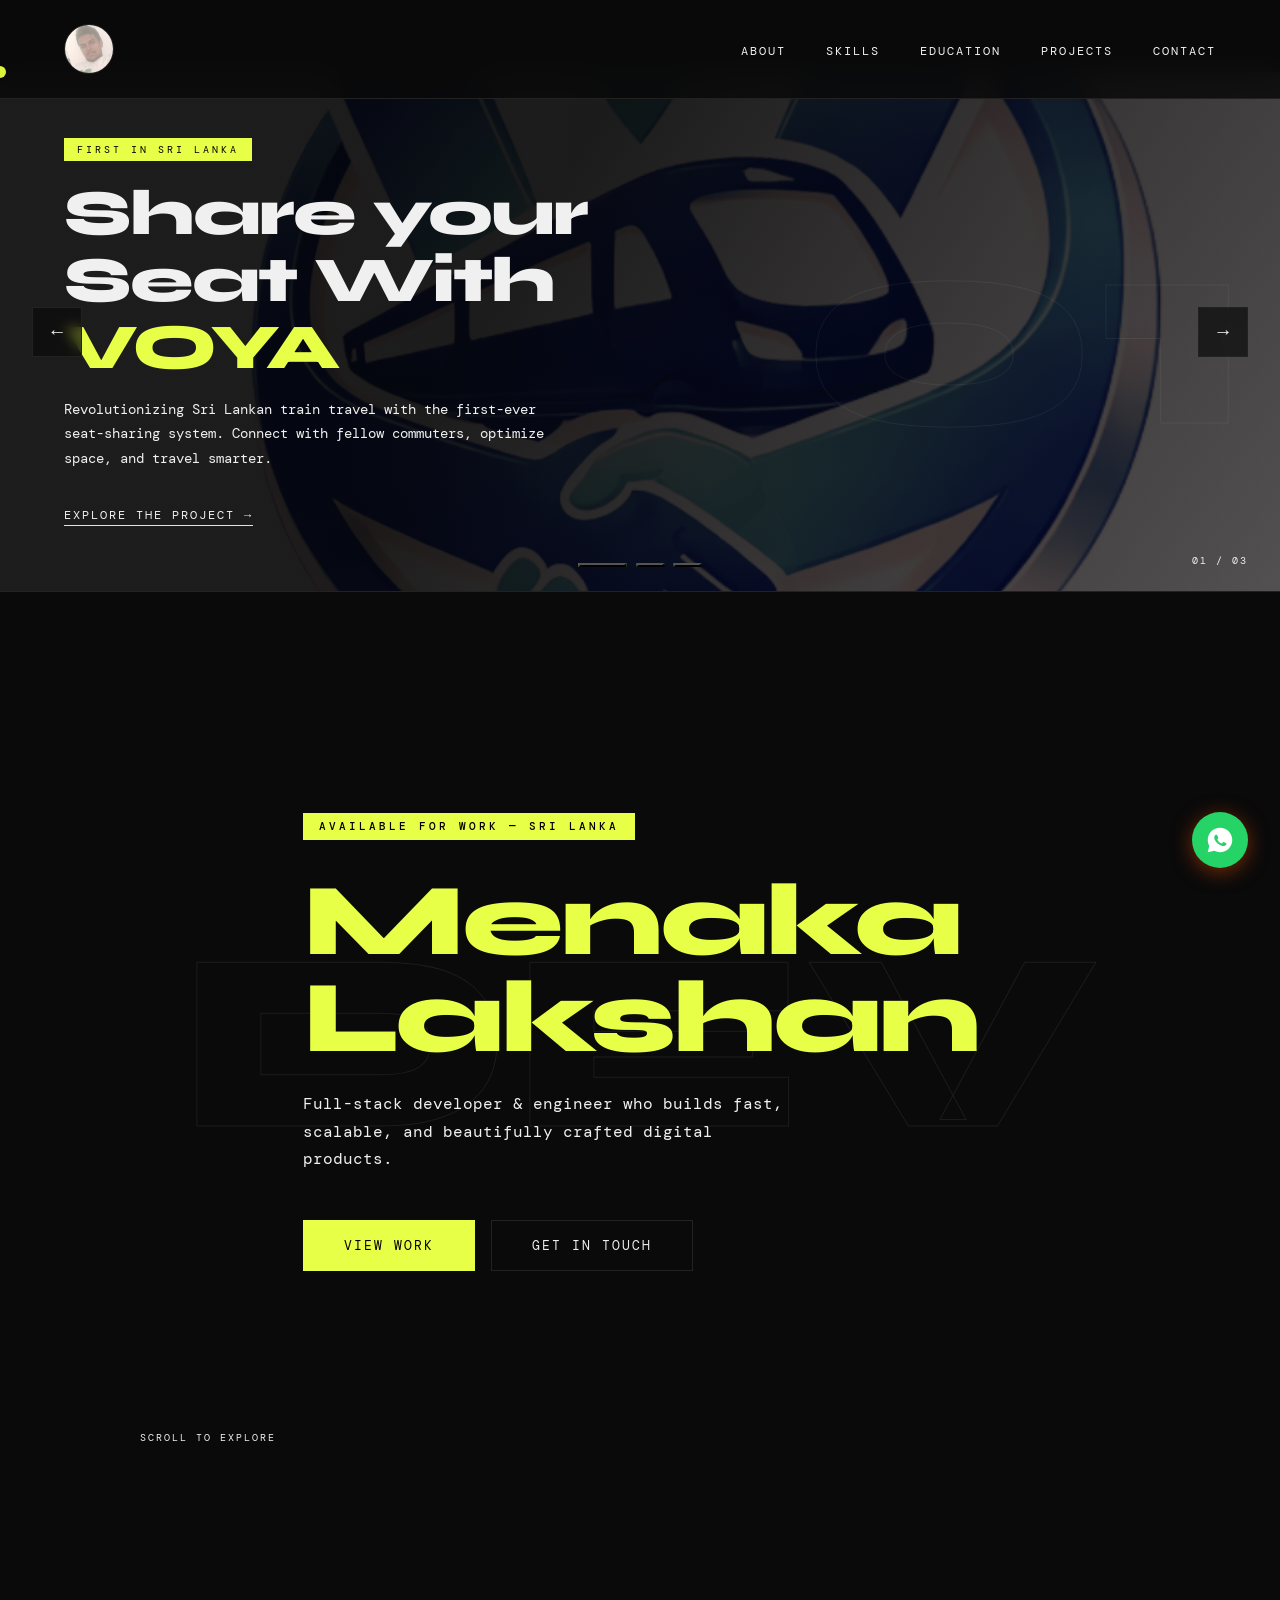
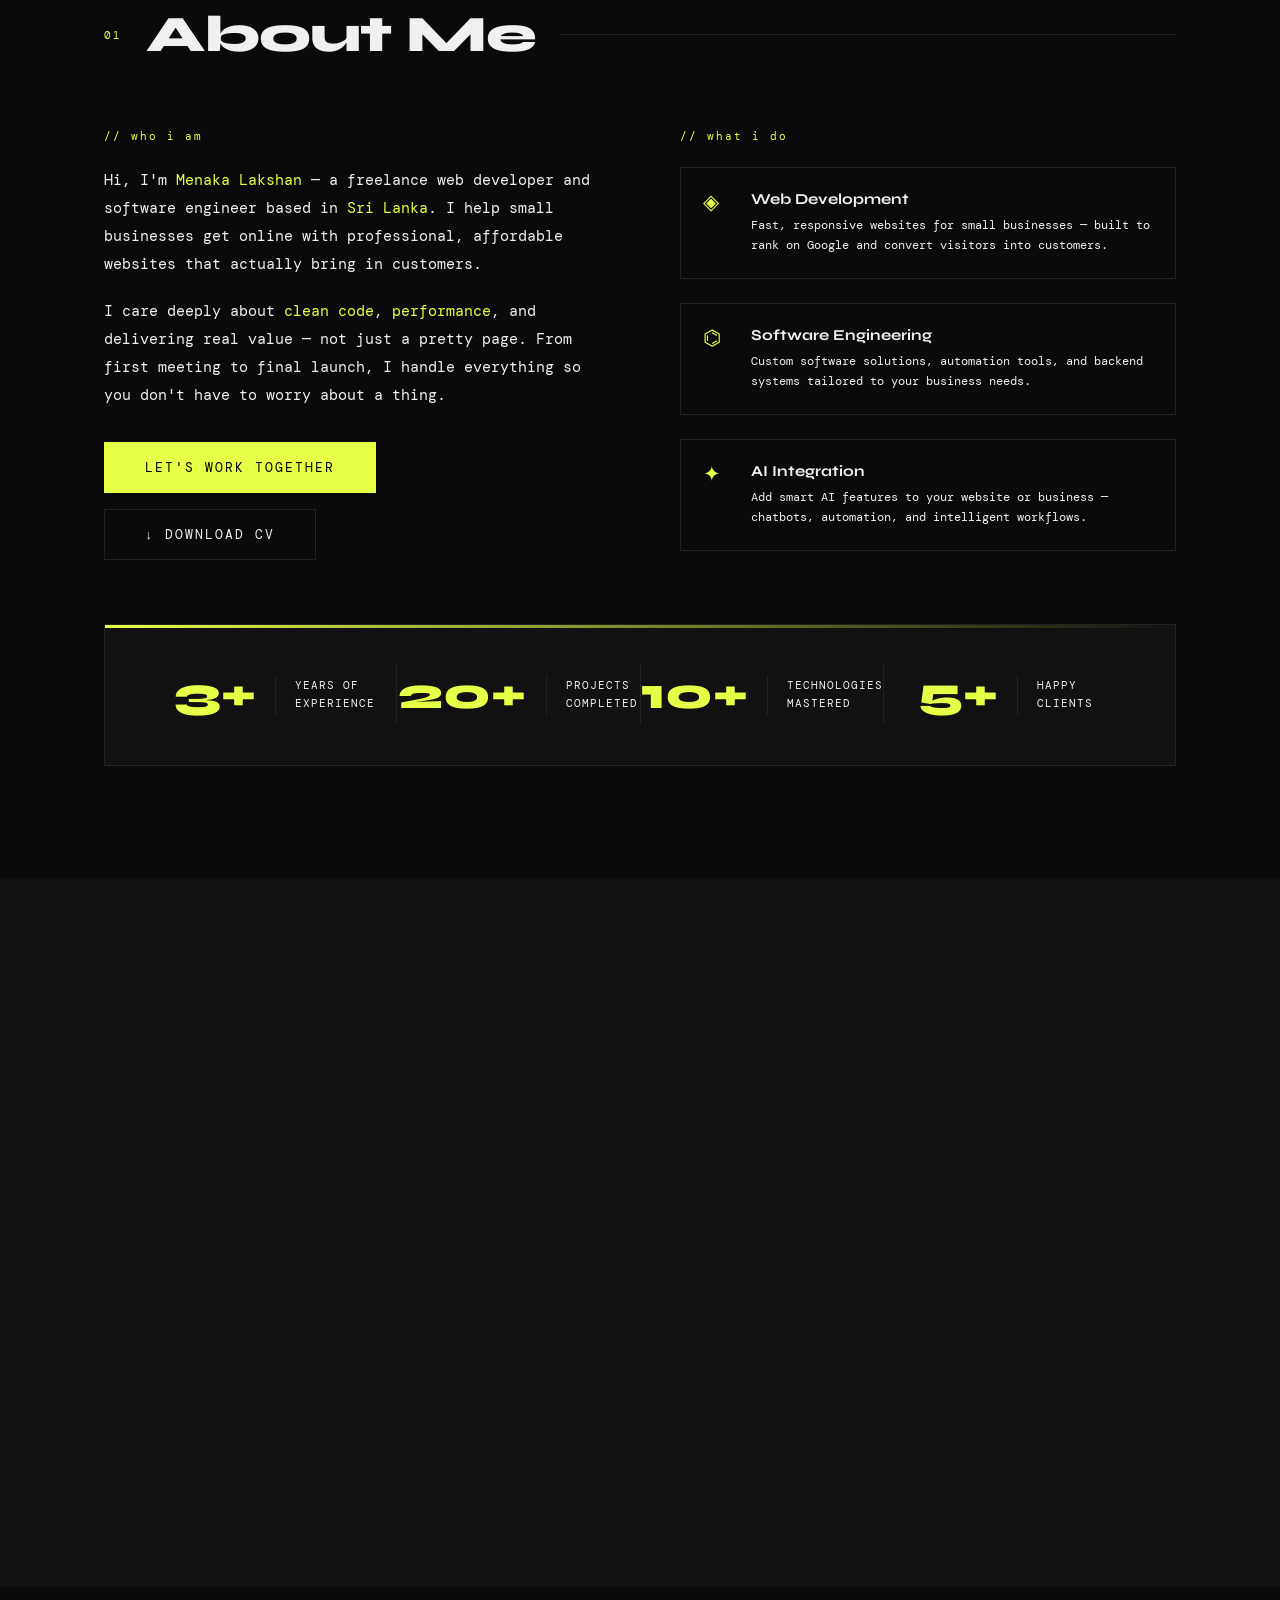
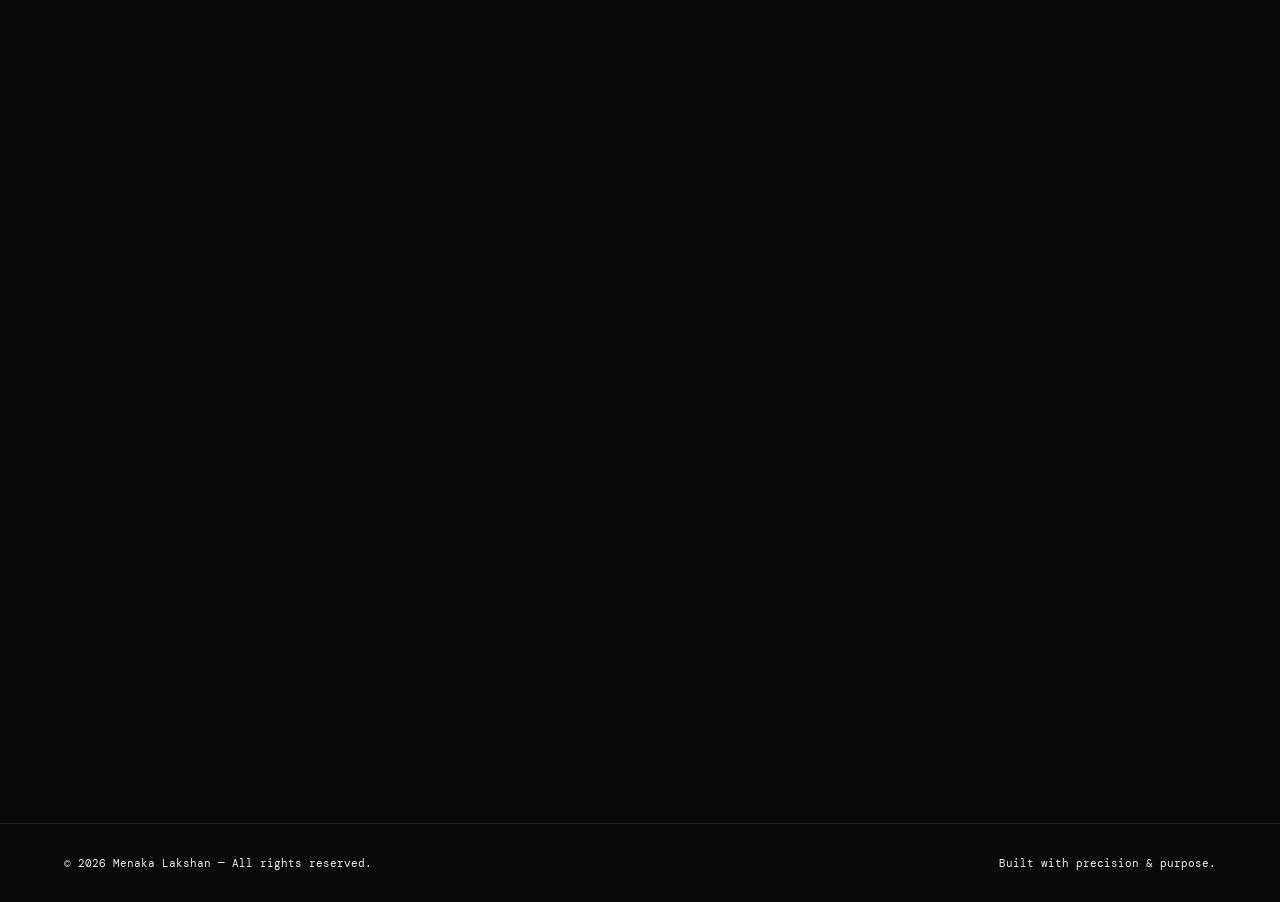
<file: index.html>
<!DOCTYPE html>
<html lang="en">
<head>
    <!-- Google tag (gtag.js) -->
<script async src="https://www.googletagmanager.com/gtag/js?id=G-2YTWF5NPCH"></script>
<script>
  window.dataLayer = window.dataLayer || [];
  function gtag(){dataLayer.push(arguments);}
  gtag('js', new Date());

  gtag('config', 'G-2YTWF5NPCH');
</script>
  <meta charset="UTF-8" />
  <meta name="viewport" content="width=device-width, initial-scale=1.0, viewport-fit=cover"/>
  <!-- Canonical URL -->
  <link rel="sitemap" type="application/xml" href="https://menakalakshan.online/sitemap.xml"/>
  <link rel="canonical" href="https://menakalakshan.online"/>

  <!-- Open Graph Tags (Facebook, LinkedIn, WhatsApp) -->
  <meta property="og:type" content="website"/>
  <meta property="og:url" content="https://menakalakshan.online/"/>
  <meta property="og:title" content="Menaka Lakshan | Web Developer &amp; Software Engineer Sri Lanka"/>
  <meta property="og:description" content="Menaka Lakshan — freelance web developer in Sri Lanka. I build affordable websites for small businesses. AI &amp; software solutions. Get your business online today!"/>
  <meta property="og:image" content="https://menakalakshan.online/assets/menaka-lakshan-og.jpg"/>
  <meta property="og:image:width" content="1200"/>
  <meta property="og:image:height" content="630"/>
  <meta property="og:image:alt" content="Menaka Lakshan — Web Developer &amp; Software Engineer Sri Lanka"/>
  <meta property="og:site_name" content="Menaka Lakshan Portfolio"/>
  <meta property="og:locale" content="en_US"/>

  <!-- Twitter / X Card Tags -->
  <meta name="twitter:card" content="summary_large_image"/>
  <meta name="twitter:url" content="https://menakalakshan.online/"/>
  <meta name="twitter:title" content="Menaka Lakshan | Web Developer &amp; Software Engineer Sri Lanka"/>
  <meta name="twitter:description" content="Menaka Lakshan — freelance web developer in Sri Lanka. I build affordable websites for small businesses. AI &amp; software solutions. Get your business online today!"/>
  <meta name="twitter:image" content="https://menakalakshan.online/assets/menaka-lakshan-og.jpg"/>
  <meta name="twitter:image:alt" content="Menaka Lakshan — Web Developer &amp; Software Engineer Sri Lanka"/>
  <meta name="twitter:creator" content="@menakalakshan"/>
  <meta name="twitter:site" content="@menakalakshan"/>

  <!-- Extra SEO Meta Tags -->
  <meta name="author" content="Menaka Lakshan"/>
  <meta name="keywords" content="Menaka Lakshan, Menaka HK, web developer Sri Lanka, small business website Sri Lanka, affordable website design, freelance web developer, software engineer Sri Lanka, AI web development, business website Sri Lanka, web development for small business"/>
  <meta name="robots" content="index, follow"/>
  <meta name="theme-color" content="#e8ff47"/>

  <meta name="description" content="Menaka Lakshan — freelance web developer in Sri Lanka. I build affordable websites for small businesses. AI &amp; software solutions. Get your business online today!"/>
  <title>Menaka Lakshan | Web Developer & Software Engineer Sri Lanka — Small Business Websites, AI & Web Solutions</title>

  <!-- Favicon -->
  <link rel="icon" href="/favicon.ico" sizes="any">
  <link rel="icon" type="image/png" sizes="32x32" href="/favicon-32x32.png">
  <link rel="icon" type="image/png" sizes="16x16" href="/favicon-16x16.png">

  <!-- Apple / iOS -->
  <link rel="apple-touch-icon" sizes="180x180" href="/apple-touch-icon.png">

  <!-- Android / PWA -->
  <link rel="manifest" href="/site.webmanifest">
  <link rel="icon" type="image/png" sizes="192x192" href="/android-chrome-192x192.png">
  <link rel="icon" type="image/png" sizes="512x512" href="/android-chrome-512x512.png">
  
  <link rel="preconnect" href="https://fonts.googleapis.com"/>
  <link rel="preconnect" href="https://fonts.gstatic.com" crossorigin/>
  <link href="https://fonts.googleapis.com/css2?family=Syne:wght@400;700;800&family=DM+Mono:wght@300;400;500&display=swap" rel="stylesheet"/>
  <!-- JSON-LD Structured Data -->
  <script type="application/ld+json">
  [
    {
      "@context": "https://schema.org",
      "@type": "Person",
      "name": "Menaka Lakshan",
      "alternateName": ["Menaka HK", "Menaka Lakshan HK", "MENAKA LAKSHAN"],
      "url": "https://menakalakshan.online",
      "image": "https://menakalakshan.online/assets/menaka-lakshan-og.jpg",
      "jobTitle": "Web Developer & Software Engineer",
      "description": "Menaka Lakshan is a freelance web developer and software engineer in Sri Lanka who specializes in building professional, affordable websites for small businesses, along with AI solutions and software engineering services.",
      "knowsAbout": [
        "Web Development",
        "Software Engineering",
        "Artificial Intelligence",
        "Small Business Websites",
        "Full Stack Development",
        "React",
        "Node.js",
        "UI/UX Design",
        "Database Design",
        "Cloud Deployment"
      ],
      "hasOccupation": {
        "@type": "Occupation",
        "name": "Web Developer",
        "occupationLocation": {
          "@type": "Country",
          "name": "Sri Lanka"
        },
        "description": "Builds professional websites and web applications for small businesses and startups in Sri Lanka and worldwide.",
        "skills": "Web Development, React, Node.js, Python, AI Integration, Software Engineering, Database Design, Cloud Hosting"
      },
      "address": {
        "@type": "PostalAddress",
        "addressCountry": "LK",
        "addressLocality": "Sri Lanka"
      },
      "sameAs": [
        "https://www.linkedin.com/in/menakalakshan",
        "https://github.com/menakalakshan",
        "https://www.facebook.com/menakalakshan",
        "https://wa.me/94XXXXXXXXX"
      ],
      "contactPoint": {
        "@type": "ContactPoint",
        "contactType": "customer service",
        "availableLanguage": ["English", "Sinhala"],
        "areaServed": "Worldwide"
      },
      "offers": {
        "@type": "Offer",
        "name": "Web Development Services for Small Businesses",
        "description": "Professional, affordable website design and development for small businesses. Includes AI integration, software engineering, and ongoing support.",
        "areaServed": "Worldwide",
        "url": "https://menakalakshan.online/#contact"
      }
    },
    {
      "@context": "https://schema.org",
      "@type": "WebSite",
      "name": "Menaka Lakshan — Web Developer Sri Lanka",
      "url": "https://menakalakshan.online",
      "description": "Portfolio of Menaka Lakshan, a freelance web developer and software engineer in Sri Lanka specializing in small business websites, AI solutions, and software engineering.",
      "author": {
        "@type": "Person",
        "name": "Menaka Lakshan"
      },
      "potentialAction": {
        "@type": "SearchAction",
        "target": "https://menakalakshan.online/?s={search_term_string}",
        "query-input": "required name=search_term_string"
      },
      "inLanguage": "en"
    },
    {
      "@context": "https://schema.org",
      "@type": "ProfessionalService",
      "name": "Menaka Lakshan Web Development",
      "url": "https://menakalakshan.online",
      "image": "https://menakalakshan.online/assets/menaka-lakshan-og.jpg",
      "description": "Professional web development services for small businesses in Sri Lanka and worldwide. Specializing in affordable business websites, AI integration, and software engineering.",
      "founder": {
        "@type": "Person",
        "name": "Menaka Lakshan"
      },
      "areaServed": "Worldwide",
      "serviceType": [
        "Web Development",
        "Software Engineering",
        "AI Solutions",
        "Small Business Websites",
        "UI/UX Design"
      ],
      "priceRange": "$$",
      "address": {
        "@type": "PostalAddress",
        "addressCountry": "LK",
        "addressLocality": "Sri Lanka"
      },
      "sameAs": [
        "https://www.linkedin.com/in/menakalakshan",
        "https://github.com/menakalakshan",
        "https://www.facebook.com/menakalakshan"
      ]
    }
  ]
  </script>

<script src="script.js" defer></script>
<link rel="stylesheet" href="styles.css">
</head>
<body>

<div class="cursor" id="cursor"></div>
<div class="nav-overlay" id="navOverlay"></div>

<!-- NAV -->
<nav>
<a href="#" class="nav-logo" aria-label="Go to top">
    <img src="/assets/apple-touch-icon.png" alt="Menaka Lakshan Portfolio Logo">
</a>
  <ul class="nav-links" id="navLinks">
    <li><a href="#about">About</a></li>
    <li><a href="#skills">Skills</a></li>
    <li><a href="#education">Education</a></li>
    <li><a href="#projects">Projects</a></li>
    <li><a href="#contact">Contact</a></li>
  </ul>
  <button class="nav-hamburger" id="hamburger" aria-label="Toggle navigation menu" aria-expanded="false">
    <span></span><span></span><span></span>
  </button>
</nav>

<!-- CAROUSEL -->
<div id="carousel" role="region" aria-label="Menaka Lakshan portfolio highlights carousel" aria-roledescription="carousel">
  <div class="carousel-track" id="carouselTrack">
    <div class="carousel-slide" role="img" 
        aria-label="SLTSSS - Sri Lanka's first railway seat-sharing platform by Menaka Lakshan" 
        style="background-image: linear-gradient(to right, rgba(0,0,0,0.2) 30%, rgba(0,0,0,0.3) 100%), url('/assets/sltsss-logo.png'); 
                background-size: cover; 
                background-position: center;">
                
      <div class="carousel-bg">01</div>
      <div class="carousel-content">
        <div class="carousel-label">First in Sri Lanka</div>
        <div class="carousel-title">Share your Seat With<em> VOYA</em><br/></div>
        <p class="carousel-desc">
          Revolutionizing Sri Lankan train travel with the first-ever seat-sharing system. 
          Connect with fellow commuters, optimize space, and travel smarter.
        </p>
        <a href="https://medium.com/@menakalakshan92/voya-bd816762beee" target="_blank" class="carousel-cta">Explore The Project →</a>
      </div>
    </div>
    <!-- Slide 2: Project / code screenshot -->
        <div class="carousel-slide" role="img" 
        aria-label="Voya — Booking platform by Menaka Lakshan showing React and Node.js expertise" 
        style="background-image: linear-gradient(to right, rgba(0,0,0,0.2) 30%, rgba(0,0,0,0.1) 100%), url('/assets/voya-banner-image-one.png');
            background-size: 110%;
            background-position: 10% center;
            background-repeat: no-repeat;">
                
      <div class="carousel-bg">02</div>
      <div class="carousel-content">
        <div class="carousel-label">Voya - Smart Booking</div>
        <div class="carousel-title">Book your <em>own</em><br/>comfort, easily.</div>
        <p class="carousel-desc">
          A seamless and secure platform to book your travel seats in real-time. 
          Combining modern UI with a powerful backend for a smooth user experience.
        </p>
        <a href="https://medium.com/@menakalakshan92/voya-bd816762beee" target="_blank" class="carousel-cta">Explore Voya →</a>
      </div>
    </div>
    <!-- Slide 3: Abstract tech -->
    <div class="carousel-slide" role="img" 
     aria-label="Voya — Sri Lanka's first P2P seat sharing platform for trains and buses" 
     style="background-image: linear-gradient(to right, rgba(0,0,0,0.2) 35%, rgba(0,0,0,0.1) 100%), url('/assets/voya-banner-image-two.png');
            background-size: cover;
            background-position: center;">
            
  <div class="carousel-bg">03</div>
  <div class="carousel-content">
    <div class="carousel-label">Sri Lanka's 1st P2P Platform</div>
    <div class="carousel-title">Reserve your <em>Spot,</em><br/>Travel in Comfort.</div>
    <p class="carousel-desc">
      Voya connects passengers to share unutilized seats on trains and buses. 
      A community-driven solution to make public transport more accessible and comfortable for everyone.
    </p>
    <a href="https://medium.com/@menakalakshan92/voya-bd816762beee" target="_blank" class="carousel-cta">View Case Study →</a>
  </div>
</div>
  </div>
  <button class="carousel-arrow prev" id="prevBtn" aria-label="Previous slide">&#8592;</button>
  <button class="carousel-arrow next" id="nextBtn" aria-label="Next slide">&#8594;</button>
  <div class="carousel-dots" id="carouselDots">
    <button class="carousel-dot active" aria-label="Go to slide 1" role="tab"></button>
    <button class="carousel-dot" aria-label="Go to slide 2" role="tab"></button>
    <button class="carousel-dot" aria-label="Go to slide 3" role="tab"></button>
  </div>
  <div class="carousel-counter" id="carouselCounter">01 / 03</div>
</div>

<!-- FIXED PERSON BACKGROUND -->
<div id="person-bg" aria-hidden="true">
  <img loading="lazy" decoding="async" src="[data-uri]" alt="Menaka Lakshan — Freelance Web Developer &amp; Software Engineer in Sri Lanka" id="person-img"/>
</div>

<!-- PAGE CONTENT WRAPPER -->
<div id="page-content">

<!-- HERO -->
<section id="hero">
  <div class="hero-bg-text">DEV</div>
  <div class="hero-content">
    <div class="hero-tag">Available for work — Sri Lanka</div>
    <h1 class="hero-name">
  <!-- SEO: Full keyword-rich heading for Google -->
  <span class="sr-only">Menaka Lakshan – Freelance Web Developer &amp; Software Engineer in Sri Lanka</span>
  <!-- Visual display -->
  <span aria-hidden="true">Menaka<br/><span class="accent">Lakshan</span></span>
</h1>
    <p class="hero-subtitle">
      Full-stack developer & engineer who builds fast, scalable, and beautifully crafted digital products.
    </p>
    <div class="hero-cta">
      <a href="#projects" class="btn btn-primary">View Work</a>
      <a href="#contact" class="btn btn-outline">Get In Touch</a>
    </div>
  </div>
  <div class="hero-scroll">
    <div class="scroll-line"></div>
    Scroll to explore
  </div>
</section>

<!-- ABOUT -->
<section id="about">
  <div class="section-header reveal">
    <span class="section-num">01</span>
    <h2 class="section-title">About Me</h2>
    <div class="section-line"></div>
  </div>

  <!-- Bio + Services row -->
  <div class="about-top reveal">
    <div class="about-bio">
      <div class="about-tag">// who i am</div>
      <p>Hi, I'm <span>Menaka Lakshan</span> — a freelance web developer and software engineer based in <span>Sri Lanka</span>. I help small businesses get online with professional, affordable websites that actually bring in customers.</p>
      <p>I care deeply about <span>clean code</span>, <span>performance</span>, and delivering real value — not just a pretty page. From first meeting to final launch, I handle everything so you don't have to worry about a thing.</p>
      <div class="about-actions">
        <a href="#contact" class="btn btn-primary">Let's Work Together</a>
        <a href="#" class="btn btn-outline" download>↓ Download CV</a>
      </div>
    </div>
    <div class="about-services">
      <div class="about-tag">// what i do</div>
      <div class="service-list">
        <div class="service-item">
          <div class="service-icon">◈</div>
          <div>
            <div class="service-title">Web Development</div>
            <div class="service-desc">Fast, responsive websites for small businesses — built to rank on Google and convert visitors into customers.</div>
          </div>
        </div>
        <div class="service-item">
          <div class="service-icon">⌬</div>
          <div>
            <div class="service-title">Software Engineering</div>
            <div class="service-desc">Custom software solutions, automation tools, and backend systems tailored to your business needs.</div>
          </div>
        </div>
        <div class="service-item">
          <div class="service-icon">✦</div>
          <div>
            <div class="service-title">AI Integration</div>
            <div class="service-desc">Add smart AI features to your website or business — chatbots, automation, and intelligent workflows.</div>
          </div>
        </div>
      </div>
    </div>
  </div>

  <!-- Stats bar -->
  <div class="about-stats-bar reveal">
    <div class="stat-item">
      <div class="stat-num">3+</div>
      <div class="stat-divider"></div>
      <div class="stat-label">Years of<br/>Experience</div>
    </div>
    <div class="stat-sep"></div>
    <div class="stat-item">
      <div class="stat-num">20+</div>
      <div class="stat-divider"></div>
      <div class="stat-label">Projects<br/>Completed</div>
    </div>
    <div class="stat-sep"></div>
    <div class="stat-item">
      <div class="stat-num">10+</div>
      <div class="stat-divider"></div>
      <div class="stat-label">Technologies<br/>Mastered</div>
    </div>
    <div class="stat-sep"></div>
    <div class="stat-item">
      <div class="stat-num">5+</div>
      <div class="stat-divider"></div>
      <div class="stat-label">Happy<br/>Clients</div>
    </div>
  </div>

</section>

<!-- SKILLS -->
<section id="skills" style="padding-top: 7rem; padding-bottom: 7rem;">
  <div class="section-header reveal">
    <span class="section-num">02</span>
    <h2 class="section-title">Skills</h2>
    <div class="section-line"></div>
  </div>
  <div class="skills-grid">
    <div class="skill-category reveal">
      <div class="skill-cat-title">Frontend</div>
      <div class="skill-tags">
        <span class="skill-tag">React</span>
        <span class="skill-tag">Next.js</span>
        <span class="skill-tag">TypeScript</span>
        <span class="skill-tag">Tailwind CSS</span>
        <span class="skill-tag">HTML5</span>
        <span class="skill-tag">CSS3</span>
      </div>
    </div>
    <div class="skill-category reveal">
      <div class="skill-cat-title">Backend</div>
      <div class="skill-tags">
        <span class="skill-tag">Node.js</span>
        <span class="skill-tag">Python</span>
        <span class="skill-tag">FastAPI</span>
        <span class="skill-tag">Express</span>
        <span class="skill-tag">REST APIs</span>
        <span class="skill-tag">GraphQL</span>
      </div>
    </div>
    <div class="skill-category reveal">
      <div class="skill-cat-title">Database</div>
      <div class="skill-tags">
        <span class="skill-tag">PostgreSQL</span>
        <span class="skill-tag">MongoDB</span>
        <span class="skill-tag">Redis</span>
        <span class="skill-tag">MySQL</span>
        <span class="skill-tag">Prisma</span>
      </div>
    </div>
    <div class="skill-category reveal">
      <div class="skill-cat-title">DevOps & Tools</div>
      <div class="skill-tags">
        <span class="skill-tag">Docker</span>
        <span class="skill-tag">AWS</span>
        <span class="skill-tag">CI/CD</span>
        <span class="skill-tag">Git</span>
        <span class="skill-tag">Linux</span>
        <span class="skill-tag">Nginx</span>
      </div>
    </div>
  </div>
</section>

<!-- EDUCATION -->
<section id="education">
  <div class="section-header reveal">
    <span class="section-num">03</span>
    <h2 class="section-title">Education</h2>
    <div class="section-line"></div>
  </div>
  <div class="edu-list">
    <div class="edu-item reveal">
      <div>
        <div class="edu-degree">B.Sc. in Computer Science</div>
        <div class="edu-school">University Name — City, Country</div>
        <div class="edu-desc">Focused on software engineering, algorithms, and distributed systems. Graduated with honors. Relevant coursework: Data Structures, Operating Systems, Database Systems, Computer Networks.</div>
      </div>
      <div class="edu-year">2020 — 2024</div>
    </div>
    <div class="edu-item reveal">
      <div>
        <div class="edu-degree">Certification — Cloud & DevOps</div>
        <div class="edu-school">AWS / Google Cloud / Online Platform</div>
        <div class="edu-desc">Completed certifications in cloud infrastructure, containerization, and CI/CD pipelines.</div>
      </div>
      <div class="edu-year">2023</div>
    </div>
  </div>
</section>

<!-- PROJECTS -->
<section id="projects">
  <div class="section-header reveal">
    <span class="section-num">04</span>
    <h2 class="section-title">Projects</h2>
    <div class="section-line"></div>
  </div>
  <div class="projects-grid">
    <!-- Featured -->
    <div class="project-card featured reveal">
      <div>
        <div class="project-num">
          <span class="project-featured-badge">Featured</span>
        </div>
        <div class="project-title">Project Alpha</div>
        <div class="project-desc">
          A full-stack SaaS platform for real-time collaboration. Built with a microservices architecture, featuring live updates via WebSockets, role-based access control, and a rich text editor.
        </div>
        <div class="project-tags">
          <span class="project-tag">Next.js</span>
          <span class="project-tag">Node.js</span>
          <span class="project-tag">PostgreSQL</span>
          <span class="project-tag">WebSockets</span>
          <span class="project-tag">AWS</span>
        </div>
        <a href="#" class="project-link">View Project</a>
      </div>
      <div style="display: flex; align-items: center; justify-content: center; border: 1px solid #222; font-size: 5rem; color: #1a1a1a; font-family: 'Syne', sans-serif; font-weight: 800;">
        &lt;/&gt;
      </div>
    </div>

    <!-- Project 2 -->
    <div class="project-card reveal">
      <div class="project-num">// 002</div>
      <div class="project-title">DevTracker</div>
      <div class="project-desc">A CLI tool and dashboard for tracking coding activity, git commits, and project metrics across repositories.</div>
      <div class="project-tags">
        <span class="project-tag">Python</span>
        <span class="project-tag">React</span>
        <span class="project-tag">SQLite</span>
      </div>
      <a href="#" class="project-link">View Project</a>
    </div>

    <!-- Project 3 -->
    <div class="project-card reveal">
      <div class="project-num">// 003</div>
      <div class="project-title">API Gateway</div>
      <div class="project-desc">A lightweight, configurable API gateway with rate limiting, authentication middleware, and request routing built from scratch.</div>
      <div class="project-tags">
        <span class="project-tag">Node.js</span>
        <span class="project-tag">Redis</span>
        <span class="project-tag">Docker</span>
      </div>
      <a href="#" class="project-link">View Project</a>
    </div>
  </div>
</section>

<!-- CONTACT -->
<section id="contact">
  <div class="section-header reveal" style="justify-content:center;">
    <span class="section-num">05</span>
    <h2 class="section-title">Contact</h2>
  </div>
  <div class="contact-headline reveal">
    Let's build<br/>something <span>great.</span>
  </div>
  <p class="contact-sub reveal">Open to full-time roles, freelance, and collaboration.</p>
  <div class="contact-links reveal">
    <a href="mailto:menakalakshan92@gmail.com" class="contact-link">
      <span>✉</span> <span class="__cf_email__" data-cfemail="f48d9b81b49199959d98da979b99">[email&#160;protected]</span>
    </a>
    <a href="https://github.com/menaka92" target="_blank" class="contact-link">
      <span>⌥</span> GitHub
    </a>
    <a href="https://www.linkedin.com/in/hkmenaka" target="_blank" class="contact-link">
      <span>◈</span> LinkedIn
    </a>
    <a href="#" class="contact-link">
      <span>↓</span> Resume
    </a>
  </div>
</section>

<footer>
  <div>© 2026 Menaka Lakshan — All rights reserved.</div>
  <div>Built with precision & purpose.</div>
</footer>
</div><!-- end page-content -->
<!-- WhatsApp Floating Button -->
<a href="https://wa.me/94761036155" target="_blank" class="wa-float" aria-label="Chat on WhatsApp">
  <svg viewBox="0 0 32 32" width="28" height="28" fill="white">
    <path d="M16 2C8.27 2 2 8.27 2 16c0 2.44.65 4.73 1.78 6.72L2 30l7.5-1.75A13.93 13.93 0 0 0 16 30c7.73 0 14-6.27 14-14S23.73 2 16 2zm7.26 19.26c-.3.84-1.77 1.6-2.44 1.67-.63.07-1.23.3-4.14-.86-3.5-1.38-5.74-4.97-5.91-5.2-.17-.23-1.38-1.84-1.38-3.51s.87-2.49 1.18-2.83c.3-.34.66-.43.88-.43l.63.01c.2 0 .47-.08.74.56.3.68 1.01 2.47 1.1 2.65.09.17.15.38.03.6-.12.23-.18.37-.35.57-.17.2-.36.44-.51.59-.17.17-.35.35-.15.69.2.34.9 1.48 1.93 2.4 1.33 1.18 2.45 1.55 2.79 1.72.34.17.54.14.74-.08.2-.23.87-1.01 1.1-1.35.23-.34.46-.28.77-.17.31.11 1.97.93 2.31 1.1.34.17.57.25.65.39.09.14.09.8-.21 1.64z"/>
  </svg>
</a>
</body>
</html>
</file>
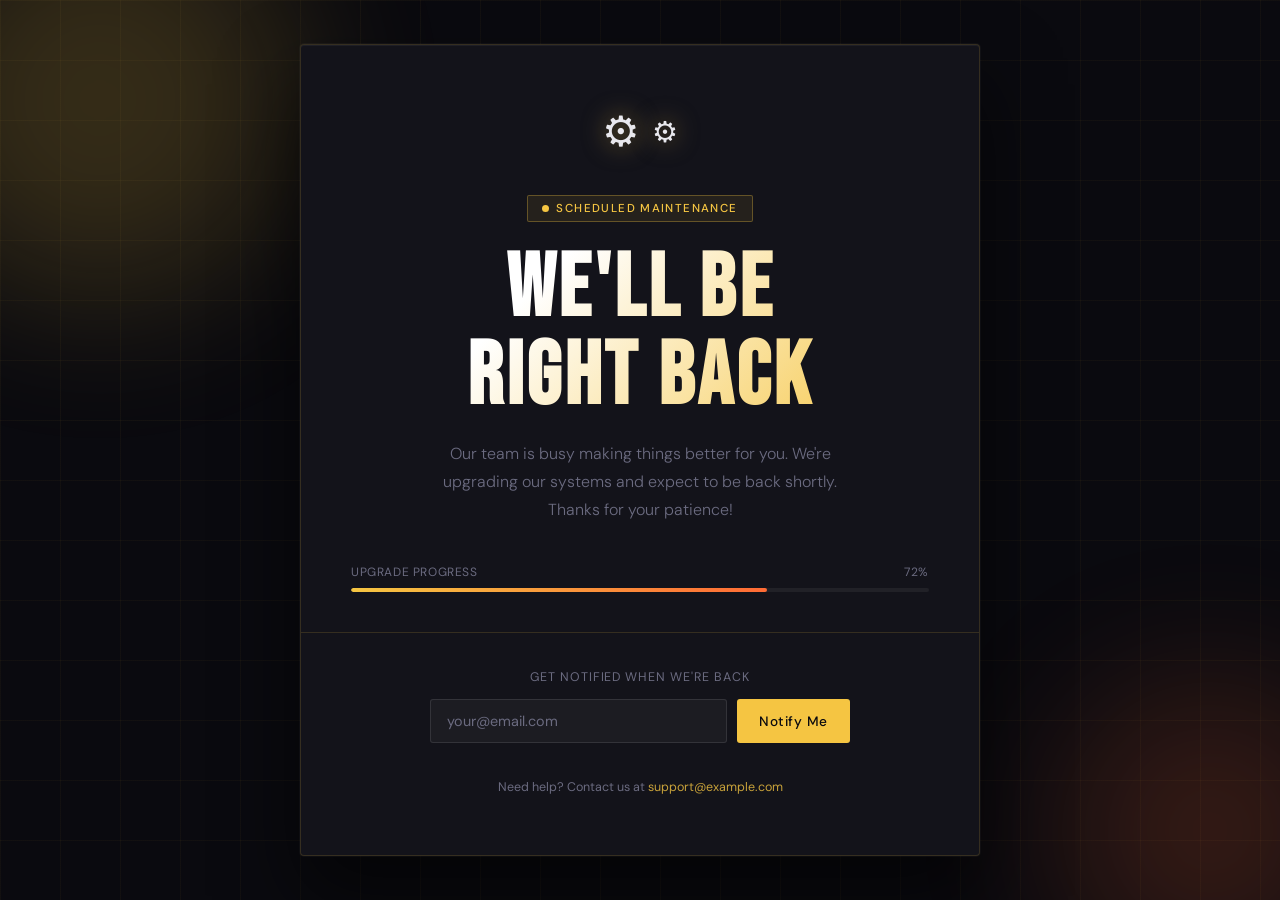
<file: maintenance.html>
<!DOCTYPE html>
<html lang="en">
<head>
  <meta charset="UTF-8" />
  <meta name="viewport" content="width=device-width, initial-scale=1.0"/>
  <title>Under Maintenance</title>
  <link href="https://fonts.googleapis.com/css2?family=Bebas+Neue&family=DM+Sans:wght@300;400;500&display=swap" rel="stylesheet"/>
  <style>
    *, *::before, *::after { margin: 0; padding: 0; box-sizing: border-box; }

    :root {
      --bg: #0a0a0f;
      --card: #13131a;
      --accent: #f5c542;
      --accent2: #ff6b35;
      --text: #e8e8ee;
      --muted: #6b6b80;
      --border: rgba(245, 197, 66, 0.15);
    }

    body {
      background: var(--bg);
      color: var(--text);
      font-family: 'DM Sans', sans-serif;
      min-height: 100vh;
      display: flex;
      align-items: center;
      justify-content: center;
      overflow: hidden;
      position: relative;
    }

    /* Animated background grid */
    body::before {
      content: '';
      position: fixed;
      inset: 0;
      background-image:
        linear-gradient(rgba(245,197,66,0.04) 1px, transparent 1px),
        linear-gradient(90deg, rgba(245,197,66,0.04) 1px, transparent 1px);
      background-size: 60px 60px;
      animation: gridDrift 20s linear infinite;
      z-index: 0;
    }

    @keyframes gridDrift {
      0% { transform: translate(0,0); }
      100% { transform: translate(60px, 60px); }
    }

    /* Glow orbs */
    .orb {
      position: fixed;
      border-radius: 50%;
      filter: blur(80px);
      opacity: 0.18;
      z-index: 0;
      animation: pulse 6s ease-in-out infinite;
    }
    .orb1 {
      width: 400px; height: 400px;
      background: var(--accent);
      top: -100px; left: -100px;
      animation-delay: 0s;
    }
    .orb2 {
      width: 300px; height: 300px;
      background: var(--accent2);
      bottom: -80px; right: -80px;
      animation-delay: 3s;
    }

    @keyframes pulse {
      0%, 100% { transform: scale(1); opacity: 0.18; }
      50% { transform: scale(1.15); opacity: 0.28; }
    }

    /* Card */
    .container {
      position: relative;
      z-index: 1;
      max-width: 680px;
      width: 92%;
      padding: 60px 50px;
      background: var(--card);
      border: 1px solid var(--border);
      border-radius: 4px;
      text-align: center;
      animation: fadeUp 0.8s cubic-bezier(0.22,1,0.36,1) both;
      box-shadow:
        0 0 0 1px rgba(255,255,255,0.03),
        0 40px 80px rgba(0,0,0,0.6),
        inset 0 1px 0 rgba(255,255,255,0.05);
    }

    @keyframes fadeUp {
      from { opacity: 0; transform: translateY(30px); }
      to   { opacity: 1; transform: translateY(0); }
    }

    /* Gear icon */
    .gear-wrap {
      display: flex;
      justify-content: center;
      gap: 12px;
      margin-bottom: 36px;
    }

    .gear {
      font-size: 2.6rem;
      display: inline-block;
      animation: spin 8s linear infinite;
      filter: drop-shadow(0 0 12px rgba(245,197,66,0.5));
    }
    .gear.reverse { animation-direction: reverse; animation-duration: 5s; font-size: 1.8rem; margin-top: 8px; }

    @keyframes spin {
      from { transform: rotate(0deg); }
      to   { transform: rotate(360deg); }
    }

    /* Status badge */
    .badge {
      display: inline-flex;
      align-items: center;
      gap: 7px;
      background: rgba(245,197,66,0.08);
      border: 1px solid rgba(245,197,66,0.3);
      color: var(--accent);
      font-size: 0.72rem;
      font-weight: 500;
      letter-spacing: 0.12em;
      text-transform: uppercase;
      padding: 5px 14px;
      border-radius: 2px;
      margin-bottom: 24px;
    }

    .dot {
      width: 7px; height: 7px;
      background: var(--accent);
      border-radius: 50%;
      animation: blink 1.4s ease-in-out infinite;
    }

    @keyframes blink {
      0%, 100% { opacity: 1; } 50% { opacity: 0.2; }
    }

    h1 {
      font-family: 'Bebas Neue', sans-serif;
      font-size: clamp(3rem, 9vw, 5.5rem);
      letter-spacing: 0.04em;
      line-height: 1;
      margin-bottom: 18px;
      background: linear-gradient(135deg, #ffffff 30%, var(--accent) 100%);
      -webkit-background-clip: text;
      -webkit-text-fill-color: transparent;
      background-clip: text;
    }

    p {
      color: var(--muted);
      font-size: 1rem;
      line-height: 1.75;
      font-weight: 300;
      max-width: 440px;
      margin: 0 auto 40px;
    }

    /* Progress bar */
    .progress-label {
      display: flex;
      justify-content: space-between;
      font-size: 0.75rem;
      color: var(--muted);
      margin-bottom: 8px;
      letter-spacing: 0.05em;
      text-transform: uppercase;
    }

    .progress-track {
      height: 4px;
      background: rgba(255,255,255,0.06);
      border-radius: 2px;
      overflow: hidden;
      margin-bottom: 40px;
    }

    .progress-fill {
      height: 100%;
      width: 0%;
      background: linear-gradient(90deg, var(--accent), var(--accent2));
      border-radius: 2px;
      animation: fillBar 2.5s cubic-bezier(0.22,1,0.36,1) 0.5s forwards;
    }

    @keyframes fillBar {
      to { width: 72%; }
    }

    /* Divider */
    .divider {
      height: 1px;
      background: var(--border);
      margin: 0 -50px 36px;
    }

    /* Notify form */
    .notify-label {
      font-size: 0.78rem;
      color: var(--muted);
      letter-spacing: 0.08em;
      text-transform: uppercase;
      margin-bottom: 14px;
    }

    .notify-form {
      display: flex;
      gap: 10px;
      max-width: 420px;
      margin: 0 auto;
    }

    .notify-form input {
      flex: 1;
      background: rgba(255,255,255,0.04);
      border: 1px solid rgba(255,255,255,0.1);
      border-radius: 3px;
      color: var(--text);
      font-family: 'DM Sans', sans-serif;
      font-size: 0.9rem;
      padding: 12px 16px;
      outline: none;
      transition: border-color 0.2s;
    }

    .notify-form input::placeholder { color: var(--muted); }
    .notify-form input:focus { border-color: rgba(245,197,66,0.5); }

    .notify-form button {
      background: var(--accent);
      color: #0a0a0f;
      border: none;
      border-radius: 3px;
      font-family: 'DM Sans', sans-serif;
      font-size: 0.85rem;
      font-weight: 500;
      padding: 12px 22px;
      cursor: pointer;
      letter-spacing: 0.04em;
      white-space: nowrap;
      transition: background 0.2s, transform 0.15s;
    }

    .notify-form button:hover {
      background: #ffd166;
      transform: translateY(-1px);
    }

    .notify-form button:active { transform: translateY(0); }

    /* Footer */
    .footer {
      margin-top: 36px;
      font-size: 0.78rem;
      color: var(--muted);
    }

    .footer a {
      color: var(--accent);
      text-decoration: none;
      opacity: 0.8;
      transition: opacity 0.2s;
    }
    .footer a:hover { opacity: 1; }

    /* Responsive */
    @media (max-width: 520px) {
      .container { padding: 44px 28px; }
      .divider { margin: 0 -28px 32px; }
      .notify-form { flex-direction: column; }
      .notify-form button { width: 100%; }
    }
  </style>
</head>
<body>

  <div class="orb orb1"></div>
  <div class="orb orb2"></div>

  <div class="container">

    <div class="gear-wrap">
      <span class="gear">⚙</span>
      <span class="gear reverse">⚙</span>
    </div>

    <div class="badge">
      <span class="dot"></span>
      Scheduled Maintenance
    </div>

    <h1>We'll Be<br>Right Back</h1>

    <p>Our team is busy making things better for you. We're upgrading our systems and expect to be back shortly. Thanks for your patience!</p>

    <div class="progress-label">
      <span>Upgrade Progress</span>
      <span id="pct">72%</span>
    </div>
    <div class="progress-track">
      <div class="progress-fill"></div>
    </div>

    <div class="divider"></div>

    <div class="notify-label">Get notified when we're back</div>
    <div class="notify-form">
      <input type="email" placeholder="your@email.com" />
      <button onclick="notify(this)">Notify Me</button>
    </div>

    <div class="footer">
      Need help? Contact us at <a href="mailto:support@example.com">support@example.com</a>
    </div>

  </div>

  <script>
    function notify(btn) {
      const input = btn.previousElementSibling;
      if (!input.value || !input.value.includes('@')) {
        input.style.borderColor = 'rgba(255,100,100,0.6)';
        setTimeout(() => input.style.borderColor = '', 1200);
        return;
      }
      btn.textContent = '✓ Subscribed!';
      btn.style.background = '#4ade80';
      btn.style.color = '#0a0a0f';
      btn.disabled = true;
      input.disabled = true;
      input.style.opacity = '0.5';
    }
  </script>

</body>
</html>
</file>
<file: styles.css>
/* Menaka Lakshan Portfolio — style.css */
/* menakalakshan.online */

*, *::before, *::after { box-sizing: border-box; margin: 0; padding: 0; }

    :root {
      --bg: #0a0a0a;
      --surface: #111111;
      --accent: #e8ff47;
      --accent2: #ff4747;
      --text: #f0f0f0;
      --muted: #666;
      --border: #222;
    }

    html { scroll-behavior: smooth; }

    body {
      background: var(--bg);
      color: var(--text);
      font-family: 'DM Mono', monospace;
      overflow-x: hidden;
      cursor: none;
    }

    /* Custom cursor */
    .cursor {
      position: fixed;
      width: 12px; height: 12px;
      background: var(--accent);
      border-radius: 50%;
      pointer-events: none;
      z-index: 9999;
      transform: translate(-50%, -50%);
      transition: width 0.2s, height 0.2s, background 0.2s;
      mix-blend-mode: difference;
    }
    .cursor.grow { width: 40px; height: 40px; }

    /* Nav */
    nav {
      position: fixed; top: 0; left: 0; right: 0;
      z-index: 100;
      display: flex; align-items: center; justify-content: space-between;
      padding: 1.5rem 4rem;
      background: rgba(10,10,10,0.85);
      backdrop-filter: blur(12px);
      border-bottom: 1px solid var(--border);
    }
    .nav-logo {
        width: 50px;           
        height: 50px;        
        border: 1px solid var(--border);
        border-radius: 50%;   
        overflow: hidden;     
        display: flex;
        align-items: center;
        justify-content: center;
        padding: 0;          
    }

    .nav-logo img {
        width: 100%;
        height: 100%;
        object-fit: cover;     
        display: block;
    }
    .nav-links { display: flex; gap: 2.5rem; list-style: none; }
    .nav-links a {
      color: var(--text);
      text-decoration: none;
      font-size: 0.75rem;
      text-transform: uppercase;
      letter-spacing: 2px;
      transition: color 0.2s;
      z-index: 9999;
      cursor: pointer;
    }
    .nav-links a:hover { color: var(--accent); }

    /* Carousel */
    #carousel {
      position: relative;
      width: 100%;
      margin-top: 72px;
      overflow: hidden;
      height: 520px;
      background: var(--bg);
      border-bottom: 1px solid var(--border);
    }
    .carousel-track {
      display: flex;
      height: 100%;
      transition: transform 0.7s cubic-bezier(0.77, 0, 0.18, 1);
      will-change: transform;
    }
    .carousel-slide {
      min-width: 100%;
      height: 100%;
      position: relative;
      display: flex;
      align-items: center;
      padding: 0 4rem;
      overflow: hidden;
      background-size: cover;
      background-position: center;
      background-repeat: no-repeat;
    }
    @keyframes kenburns {
      from { transform: scale(1); }
      to { transform: scale(1.04); }
    }
    .carousel-slide { animation: kenburns 10s ease-in-out infinite alternate; }
    .carousel-slide::before {
      content: '';
      position: absolute; inset: 0;
      background: linear-gradient(120deg, rgba(5,5,5,0.88) 40%, rgba(5,5,5,0.55) 100%);
      z-index: 1;
    }
    .carousel-bg {
      position: absolute; inset: 0;
      font-family: 'Syne', sans-serif;
      font-size: 22vw;
      font-weight: 800;
      color: transparent;
      -webkit-text-stroke: 1px rgba(255,255,255,0.06);
      display: flex; align-items: center; justify-content: flex-end;
      padding-right: 2rem;
      user-select: none; pointer-events: none;
      z-index: 2;
    }
    .carousel-content {
      position: relative; z-index: 2;
      max-width: 680px;
    }
    .carousel-label {
      display: inline-block;
      font-size: 0.65rem;
      letter-spacing: 3px;
      text-transform: uppercase;
      color: #000;
      background: var(--accent);
      padding: 0.3rem 0.8rem;
      margin-bottom: 1.2rem;
    }
    .carousel-slide:nth-child(2) .carousel-label { background: var(--accent2); }
    .carousel-slide:nth-child(3) .carousel-label { background: #47b8ff; }
    .carousel-title {
      font-family: 'Syne', sans-serif;
      font-size: clamp(2rem, 5vw, 4rem);
      font-weight: 800;
      line-height: 1.05;
      letter-spacing: -2px;
      margin-bottom: 1rem;
    }
    .carousel-title em {
      font-style: normal;
      color: var(--accent);
    }
    .carousel-slide:nth-child(2) .carousel-title em { color: var(--accent2); }
    .carousel-slide:nth-child(3) .carousel-title em { color: #47b8ff; }
    .carousel-desc {
      font-size: 0.85rem;
      color: var(--text);
      line-height: 1.8;
      max-width: 480px;
      margin-bottom: 2rem;
    }
    .carousel-cta {
      display: inline-flex; align-items: center; gap: 0.6rem;
      font-size: 0.75rem; letter-spacing: 2px; text-transform: uppercase;
      color: var(--text); text-decoration: none;
      border-bottom: 1px solid var(--accent);
      padding-bottom: 2px;
      transition: color 0.2s;
    }
    .carousel-cta:hover { color: var(--accent); }

    /* Nav arrows */
    .carousel-arrow {
      position: absolute; top: 50%; transform: translateY(-50%);
      z-index: 10;
      background: rgba(10,10,10,0.7);
      border: 1px solid var(--border);
      color: var(--text);
      width: 50px; height: 50px;
      display: flex; align-items: center; justify-content: center;
      cursor: none;
      font-size: 1.2rem;
      transition: border-color 0.2s, background 0.2s;
      backdrop-filter: blur(6px);
    }
    .carousel-arrow:hover { border-color: var(--accent); color: var(--accent); }
    .carousel-arrow.prev { left: 2rem; }
    .carousel-arrow.next { right: 2rem; }

    /* Dots */
    .carousel-dots {
      position: absolute; bottom: 1.5rem; left: 50%; transform: translateX(-50%);
      display: flex; gap: 0.6rem; z-index: 10;
    }
    .carousel-dot {
      width: 28px; height: 3px;
      background: var(--border);
      cursor: none;
      transition: background 0.3s, width 0.3s;
    }
    .carousel-dot.active { background: var(--accent); width: 48px; }

    /* Slide counter */
    .carousel-counter {
      position: absolute; bottom: 1.5rem; right: 2rem;
      font-size: 0.65rem; color: var(var(--text)); letter-spacing: 2px;
      z-index: 10;
    }

    /* Sections */
    section { padding: 7rem 4rem; max-width: 1200px; margin: 0 auto; }

    /* Hero */
    #hero {
      min-height: 100vh;
      display: flex; flex-direction: column; justify-content: center;
      position: relative;
      max-width: 100%;
      padding: 0 4rem;
      overflow: hidden;
    }
    .hero-bg-text {
      position: absolute;
      top: 50%; left: 50%;
      transform: translate(-50%, -50%);
      font-family: 'Syne', sans-serif;
      font-size: clamp(100px, 20vw, 260px);
      font-weight: 800;
      color: transparent;
      -webkit-text-stroke: 1px #1c1c1c;
      white-space: nowrap;
      pointer-events: none;
      user-select: none;
      z-index: 0;
    }
    .hero-content { position: relative; z-index: 1; max-width: 1200px; margin: 0 auto; }
    .hero-tag {
      display: inline-block;
      background: var(--accent);
      color: #000;
      font-size: 0.7rem;
      font-weight: 500;
      letter-spacing: 3px;
      text-transform: uppercase;
      padding: 0.4rem 1rem;
      margin-bottom: 2rem;
      animation: fadeUp 0.6s ease both;
    }
    .hero-name {
      font-family: 'Syne', sans-serif;
      font-size: clamp(3rem, 8vw, 7rem);
      font-weight: 800;
      line-height: 0.95;
      letter-spacing: -3px;
      animation: fadeUp 0.6s 0.1s ease both;
    }
    .hero-name span { color: var(--accent); }
    .hero-subtitle {
      margin-top: 1.5rem;
      font-size: 1rem;
      color: var(--text);
      max-width: 500px;
      line-height: 1.7;
      animation: fadeUp 0.6s 0.2s ease both;
    }
    .hero-cta {
      margin-top: 3rem;
      display: flex; gap: 1rem;
      animation: fadeUp 0.6s 0.3s ease both;
    }
    .btn {
      display: inline-block;
      padding: 1rem 2.5rem;
      text-decoration: none;
      font-size: 0.8rem;
      letter-spacing: 2px;
      text-transform: uppercase;
      font-family: 'DM Mono', monospace;
      transition: all 0.2s;
      border: 1px solid transparent;
    }
    .btn-primary { background: var(--accent); color: #000; }
    .btn-primary:hover { background: transparent; color: var(--accent); border-color: var(--accent); }
    .btn-outline { border-color: var(--border); color: var(--text); }
    .btn-outline:hover { border-color: var(--accent); color: var(--accent); }

    .hero-scroll {
      position: absolute; bottom: 3rem; left: 4rem;
      display: flex; align-items: center; gap: 1rem;
      font-size: 0.65rem; color: var(var(--text)); letter-spacing: 2px; text-transform: uppercase;
      animation: fadeUp 0.6s 0.5s ease both;
    }
    .scroll-line { width: 60px; height: 1px; background: var(var(--text)); }

    @keyframes fadeUp {
      from { opacity: 0; transform: translateY(30px); }
      to { opacity: 1; transform: translateY(0); }
    }

    /* Section header */
    .section-header {
      display: flex; align-items: center; gap: 1.5rem;
      margin-bottom: 4rem;
    }
    .section-num {
      font-size: 0.7rem; color: var(--accent); letter-spacing: 2px;
    }
    .section-title {
      font-family: 'Syne', sans-serif;
      font-size: clamp(2rem, 4vw, 3.5rem);
      font-weight: 800;
      letter-spacing: -1px;
    }
    .section-line { flex: 1; height: 1px; background: var(--border); }

    /* ── ABOUT SECTION ─────────────────────────────── */

    /* Bio tag */
    .about-tag {
      font-size: 0.7rem; color: var(--accent);
      letter-spacing: 2px; margin-bottom: 1.5rem;
    }

    /* Top two-column layout */
    .about-top {
      display: grid;
      grid-template-columns: 1fr 1fr;
      gap: 5rem;
      margin-bottom: 4rem;
      align-items: start;
    }

    /* Bio */
    .about-bio p {
      font-size: 0.92rem; line-height: 1.9;
      color:var(--text); margin-bottom: 1.2rem;
    }
    .about-bio p span { color: var(--accent); }
    .about-actions {
      display: flex; gap: 1rem; margin-top: 2rem; flex-wrap: wrap;
    }

    /* Services */
    .service-list { display: flex; flex-direction: column; gap: 1.5rem; }
    .service-item {
      display: flex; gap: 1.2rem; align-items: flex-start;
      padding: 1.4rem;
      border: 1px solid var(--border);
      transition: border-color 0.2s, transform 0.2s;
      position: relative; overflow: hidden;
    }
    .service-item::before {
      content: '';
      position: absolute; bottom: 0; left: 0;
      width: 0; height: 2px;
      background: var(--accent);
      transition: width 0.3s ease;
    }
    .service-item:hover { border-color: #2a2a2a; transform: translateX(4px); }
    .service-item:hover::before { width: 100%; }
    .service-icon {
      font-size: 1.3rem; color: var(--accent);
      min-width: 28px; margin-top: 2px;
      line-height: 1;
    }
    .service-title {
      font-family: 'Syne', sans-serif;
      font-size: 0.95rem; font-weight: 700;
      margin-bottom: 0.4rem; color: var(--text);
    }
    .service-desc {
      font-size: 0.75rem; color: var(var(--text)); line-height: 1.7;
    }

    /* Stats bar */
    .about-stats-bar {
      display: flex;
      align-items: center;
      justify-content: space-between;
      border: 1px solid var(--border);
      padding: 2.5rem 3rem;
      background: var(--surface);
      position: relative;
      overflow: hidden;
    }
    .about-stats-bar::before {
      content: '';
      position: absolute; top: 0; left: 0;
      width: 100%; height: 3px;
      background: linear-gradient(90deg, var(--accent), transparent);
    }
    .stat-item {
      display: flex; align-items: center; gap: 1.2rem;
      flex: 1; justify-content: center;
    }
    .stat-num {
      font-family: 'Syne', sans-serif;
      font-size: 2.8rem; font-weight: 800;
      color: var(--accent); line-height: 1;
      white-space: nowrap;
    }
    .stat-divider {
      width: 1px; height: 40px;
      background: var(--border);
    }
    .stat-label {
      font-size: 0.7rem; color: var(var(--text));
      letter-spacing: 1px; line-height: 1.6;
      text-transform: uppercase;
    }
    .stat-sep {
      width: 1px; height: 60px;
      background: var(--border);
      flex-shrink: 0;
    }

    /* Skills */
    #skills { background: var(--surface); max-width: 100%; }
    #skills > * { max-width: 1200px; margin-left: auto; margin-right: auto; }
    #skills .section-header { max-width: 1200px; margin-left: auto; margin-right: auto; }
    .skills-grid {
      max-width: 1200px; margin: 0 auto;
      display: grid; grid-template-columns: repeat(auto-fit, minmax(280px, 1fr)); gap: 1.5rem;
    }
    .skill-category {
      border: 1px solid var(--border);
      padding: 2rem;
      transition: border-color 0.2s, transform 0.2s;
    }
    .skill-category:hover { border-color: var(--accent); transform: translateY(-4px); }
    .skill-cat-title {
      font-family: 'Syne', sans-serif;
      font-size: 1rem; font-weight: 700;
      margin-bottom: 1.5rem;
      color: var(--accent);
      display: flex; align-items: center; gap: 0.5rem;
    }
    .skill-cat-title::before {
      content: '//';
      color: var(var(--text));
      font-weight: 400;
    }
    .skill-tags { display: flex; flex-wrap: wrap; gap: 0.5rem; }
    .skill-tag {
      background: var(--bg);
      border: 1px solid var(--border);
      padding: 0.3rem 0.75rem;
      font-size: 0.7rem;
      color:var(--text);
      transition: all 0.2s;
    }
    .skill-tag:hover { border-color: var(--accent); color: var(--accent); }

    /* Education */
    .edu-list { display: flex; flex-direction: column; gap: 1.5rem; }
    .edu-item {
      border: 1px solid var(--border);
      padding: 2rem 2.5rem;
      display: grid; grid-template-columns: 1fr auto;
      gap: 1rem; align-items: start;
      transition: border-color 0.2s;
      position: relative; overflow: hidden;
    }
    .edu-item::after {
      content: '';
      position: absolute; bottom: 0; left: 0;
      width: 0; height: 2px;
      background: var(--accent);
      transition: width 0.3s;
    }
    .edu-item:hover { border-color: #333; }
    .edu-item:hover::after { width: 100%; }
    .edu-degree {
      font-family: 'Syne', sans-serif;
      font-size: 1.1rem; font-weight: 700;
      margin-bottom: 0.3rem;
    }
    .edu-school { color: var(--accent); font-size: 0.85rem; margin-bottom: 0.5rem; }
    .edu-desc { color: var(var(--text)); font-size: 0.78rem; line-height: 1.7; }
    .edu-year {
      font-size: 0.7rem; color: var(var(--text));
      border: 1px solid var(--border);
      padding: 0.3rem 0.75rem;
      white-space: nowrap; height: fit-content;
    }

    /* Projects */
    .projects-grid {
      display: grid; grid-template-columns: repeat(auto-fit, minmax(340px, 1fr)); gap: 1.5rem;
    }
    .project-card {
      border: 1px solid var(--border);
      padding: 2.5rem;
      position: relative; overflow: hidden;
      transition: border-color 0.3s, transform 0.3s;
      display: flex; flex-direction: column;
    }
    .project-card:hover { border-color: var(--accent); transform: translateY(-6px); }
    .project-num {
      font-size: 0.65rem; color: var(var(--text)); letter-spacing: 2px; margin-bottom: 1rem;
    }
    .project-title {
      font-family: 'Syne', sans-serif;
      font-size: 1.4rem; font-weight: 800; margin-bottom: 1rem;
    }
    .project-desc { color: #888; font-size: 0.82rem; line-height: 1.8; flex: 1; }
    .project-tags { display: flex; flex-wrap: wrap; gap: 0.5rem; margin: 1.5rem 0; }
    .project-tag {
      background: rgba(232,255,71,0.08);
      border: 1px solid rgba(232,255,71,0.2);
      color: var(--accent);
      font-size: 0.65rem; padding: 0.2rem 0.6rem;
      letter-spacing: 1px;
    }
    .project-link {
      display: inline-flex; align-items: center; gap: 0.5rem;
      color: var(--text); text-decoration: none;
      font-size: 0.75rem; letter-spacing: 1px;
      margin-top: auto;
      transition: color 0.2s;
    }
    .project-link:hover { color: var(--accent); }
    .project-link::after { content: '→'; transition: transform 0.2s; }
    .project-link:hover::after { transform: translateX(4px); }

    /* Featured project */
    .project-card.featured {
      grid-column: 1 / -1;
      display: grid; grid-template-columns: 1fr 1fr; gap: 3rem;
      background: linear-gradient(135deg, #111 0%, #0f0f0f 100%);
    }
    .project-card.featured .project-title { font-size: 2rem; }
    .project-featured-badge {
      display: inline-block;
      background: var(--accent); color: #000;
      font-size: 0.6rem; letter-spacing: 2px; padding: 0.2rem 0.6rem;
      margin-bottom: 0.75rem; text-transform: uppercase;
    }

    /* Contact */
    #contact { text-align: center; }
    #contact .section-header { justify-content: center; }
    .contact-headline {
      font-family: 'Syne', sans-serif;
      font-size: clamp(2.5rem, 6vw, 5rem);
      font-weight: 800;
      letter-spacing: -2px;
      margin-bottom: 1rem;
    }
    .contact-headline span { color: var(--accent); }
    .contact-sub { color: var(var(--text)); font-size: 0.9rem; margin-bottom: 3rem; }
    .contact-links { display: flex; justify-content: center; gap: 1.5rem; flex-wrap: wrap; }
    .contact-link {
      display: flex; align-items: center; gap: 0.75rem;
      color: var(var(--text)); text-decoration: none;
      border: 1px solid var(--border);
      padding: 1rem 2rem;
      font-size: 0.8rem;
      transition: all 0.2s;
    }
    .contact-link:hover { border-color: var(--accent); color: var(--accent); }

    /* Footer */
    footer {
      border-top: 1px solid var(--border);
      padding: 2rem 4rem;
      display: flex; justify-content: space-between; align-items: center;
      color: var(var(--text)); font-size: 0.7rem;
    }


    /* Fixed person background image */
    #page-content {
      position: relative;
    }
    #person-bg {
      position: fixed;
      top: 0; left: 0; right: 0; bottom: 0;
      z-index: 0;
      pointer-events: none;
      display: flex;
      align-items: center;
      justify-content: center;
      /* Only visible when scrolled past carousel */
    }
    #person-bg img {
      height: 92vh;
      max-height: 900px;
      width: auto;
      object-fit: contain;
      opacity: 0.08;
      filter: grayscale(100%) contrast(1.2);
      user-select: none;
      pointer-events: none;
    }
    /* All sections need z-index above the background */
    #page-content section,
    #page-content footer {
      position: relative;
      z-index: 1;
    }


    /* Screen reader only — visible to Google & screen readers, hidden visually */
    .sr-only {
      position: absolute;
      width: 1px; height: 1px;
      padding: 0; margin: -1px;
      overflow: hidden;
      clip: rect(0,0,0,0);
      white-space: nowrap;
      border: 0;
    }
    .accent { color: var(--accent); }

    /* Performance — skip rendering off-screen sections until scrolled to */
    #skills, #education, #projects, #contact {
      content-visibility: auto;
      contain-intrinsic-size: 0 500px;
    }

    /* Reveal animation */
    .reveal {
      opacity: 0; transform: translateY(40px);
      transition: opacity 0.7s ease, transform 0.7s ease;
    }
    .reveal.visible { opacity: 1; transform: translateY(0); }


        /* Respect user's reduced motion preference */
    @media (prefers-reduced-motion: reduce) {
      *, *::before, *::after {
        animation-duration: 0.01ms !important;
        animation-iteration-count: 1 !important;
        transition-duration: 0.01ms !important;
      }
    }



    /* ═══════════════════════════════════════════
       HAMBURGER MENU STYLES
    ═══════════════════════════════════════════ */
    .nav-hamburger {
      display: none;
      flex-direction: column;
      gap: 5px;
      background: none;
      border: none;
      cursor: none;
      padding: 4px;
      z-index: 200;
    }
    .nav-hamburger span {
      display: block;
      width: 24px; height: 2px;
      background: var(--text);
      transition: all 0.3s ease;
      transform-origin: center;
    }
    .nav-hamburger.open span:nth-child(1) { transform: translateY(7px) rotate(45deg); }
    .nav-hamburger.open span:nth-child(2) { opacity: 0; transform: scaleX(0); }
    .nav-hamburger.open span:nth-child(3) { transform: translateY(-7px) rotate(-45deg); }
    .nav-overlay {
      display: none;
      position: fixed; inset: 0;
      background: rgba(0,0,0,0.6);
      z-index: 140;
    }
    .nav-overlay.open { display: block; }

    /* ═══════════════════════════════════════════
       TABLET (max 900px)
    ═══════════════════════════════════════════ */
    @media (max-width: 900px) {
      nav { padding: 1.2rem 2rem; }
      .nav-links { gap: 1.5rem; }
      .nav-links a { font-size: 0.7rem; }
      #carousel { height: 420px; }
      .carousel-content { max-width: 520px; }
      .carousel-title { font-size: clamp(1.8rem, 4vw, 2.8rem); }
      .about-stats { grid-template-columns: 1fr 1fr; }
      .projects-grid { grid-template-columns: 1fr; }
      .project-card.featured { grid-column: auto; grid-template-columns: 1fr; }
    }

    /* ═══════════════════════════════════════════
       MOBILE (max 768px)
    ═══════════════════════════════════════════ */
    @media (max-width: 768px) {
      nav { padding: 1rem 1.5rem; }
      .nav-hamburger { display: flex; cursor: pointer; }
      .nav-links {
        position: fixed;
        top: 0; right: -100%;
        width: 75vw; max-width: 300px;
        height: 100vh;
        background: rgba(10,10,10,0.97);
        backdrop-filter: blur(20px);
        border-left: 1px solid var(--border);
        flex-direction: column;
        justify-content: center;
        align-items: flex-start;
        gap: 2rem;
        padding: 4rem 2.5rem;
        transition: right 0.4s cubic-bezier(0.77, 0, 0.18, 1);
        z-index: 150;
      }
      .nav-links.open { right: 0; }
      .nav-links a { font-size: 1rem; letter-spacing: 3px; color: var(--text); cursor: pointer; cursor: pointer; }
      #carousel { height: 360px; margin-top: 60px; }
      .carousel-slide { padding: 0 1.5rem; }
      .carousel-content { max-width: 100%; }
      .carousel-title { font-size: clamp(1.6rem, 6vw, 2.4rem); letter-spacing: -1px; }
      .carousel-desc { font-size: 0.78rem; }
      .carousel-arrow { width: 38px; height: 38px; font-size: 1rem; }
      .carousel-arrow.prev { left: 0.8rem; }
      .carousel-arrow.next { right: 0.8rem; }
      .carousel-bg { font-size: 40vw; }
      #hero { padding: 0 1.5rem; min-height: 90vh; }
      .hero-name { letter-spacing: -2px; }
      .hero-cta { flex-direction: column; gap: 0.75rem; }
      .btn { text-align: center; padding: 0.85rem 2rem; }
      .hero-scroll { left: 1.5rem; }
      section { padding: 4rem 1.5rem; }
      .about-top { grid-template-columns: 1fr; gap: 3rem; }
      .about-stats-bar { flex-wrap: wrap; gap: 1.5rem; padding: 2rem 1.5rem; justify-content: center; }
      .stat-item { flex: 0 0 40%; justify-content: flex-start; }
      .stat-sep { display: none; }
      .stat-num { font-size: 2.2rem; }
      .about-actions { flex-direction: column; }
      .about-actions .btn { text-align: center; }
      #skills { padding: 4rem 1.5rem; }
      .skills-grid { grid-template-columns: 1fr; }
      .edu-item { grid-template-columns: 1fr; gap: 0.5rem; }
      .edu-year { width: fit-content; }
      .projects-grid { grid-template-columns: 1fr; }
      .project-card { padding: 1.5rem; }
      .project-card.featured { grid-column: auto; grid-template-columns: 1fr; }
      .contact-links { flex-direction: column; align-items: center; }
      .contact-link { width: 100%; justify-content: center; }
      .contact-headline { font-size: clamp(2rem, 8vw, 3rem); }
      .section-title { font-size: clamp(1.8rem, 6vw, 2.5rem); }
      footer { flex-direction: column; gap: 0.75rem; text-align: center; padding: 1.5rem; }
      .carousel-slide { animation: none !important; }
      .skill-category:hover { transform: none; }
      .project-card:hover { transform: none; }
    }

    /* ═══════════════════════════════════════════
       SMALL MOBILE (max 480px)
    ═══════════════════════════════════════════ */
    @media (max-width: 480px) {
      .nav-logo { font-size: 1.1rem; }
      #carousel { height: 300px; }
      .carousel-title { font-size: clamp(1.4rem, 7vw, 2rem); }
      .carousel-label { font-size: 0.58rem; }
      .carousel-desc { display: none; }
      .hero-name { font-size: clamp(2.5rem, 12vw, 4rem); }
      .about-stats { grid-template-columns: 1fr 1fr; gap: 0.75rem; }
      .stat-num { font-size: 1.8rem; }
      .stat-item { flex: 0 0 100%; }
      .skill-tags { gap: 0.4rem; }
      .skill-tag { font-size: 0.65rem; padding: 0.25rem 0.5rem; }
      .project-card { padding: 1.2rem; }
      .project-title { font-size: 1.2rem; }
      .edu-item { padding: 1.2rem 1.5rem; }
      section { padding: 3.5rem 1.2rem; }
      .btn { padding: 0.75rem 1.5rem; font-size: 0.72rem; }
      .contact-link { padding: 0.85rem 1.5rem; font-size: 0.75rem; }
      .cursor { display: none; }
      body { cursor: auto; }
    }
/* WhatsApp Float Button */
.wa-float {
  position: fixed;
  bottom: 2rem;
  right: 2rem;
  width: 56px;
  height: 56px;
  background: #25D366;
  border-radius: 50%;
  display: flex;
  align-items: center;
  justify-content: center;
  box-shadow: 0 4px 20px rgba(190, 65, 6, 0.6);
  z-index: 9999;
  transition: all 0.3s;
  text-decoration: none;
}

.wa-float:hover {
  transform: scale(1.1);
  box-shadow: 0 6px 28px rgba(37, 211, 102, 0.6);
}
</file>
